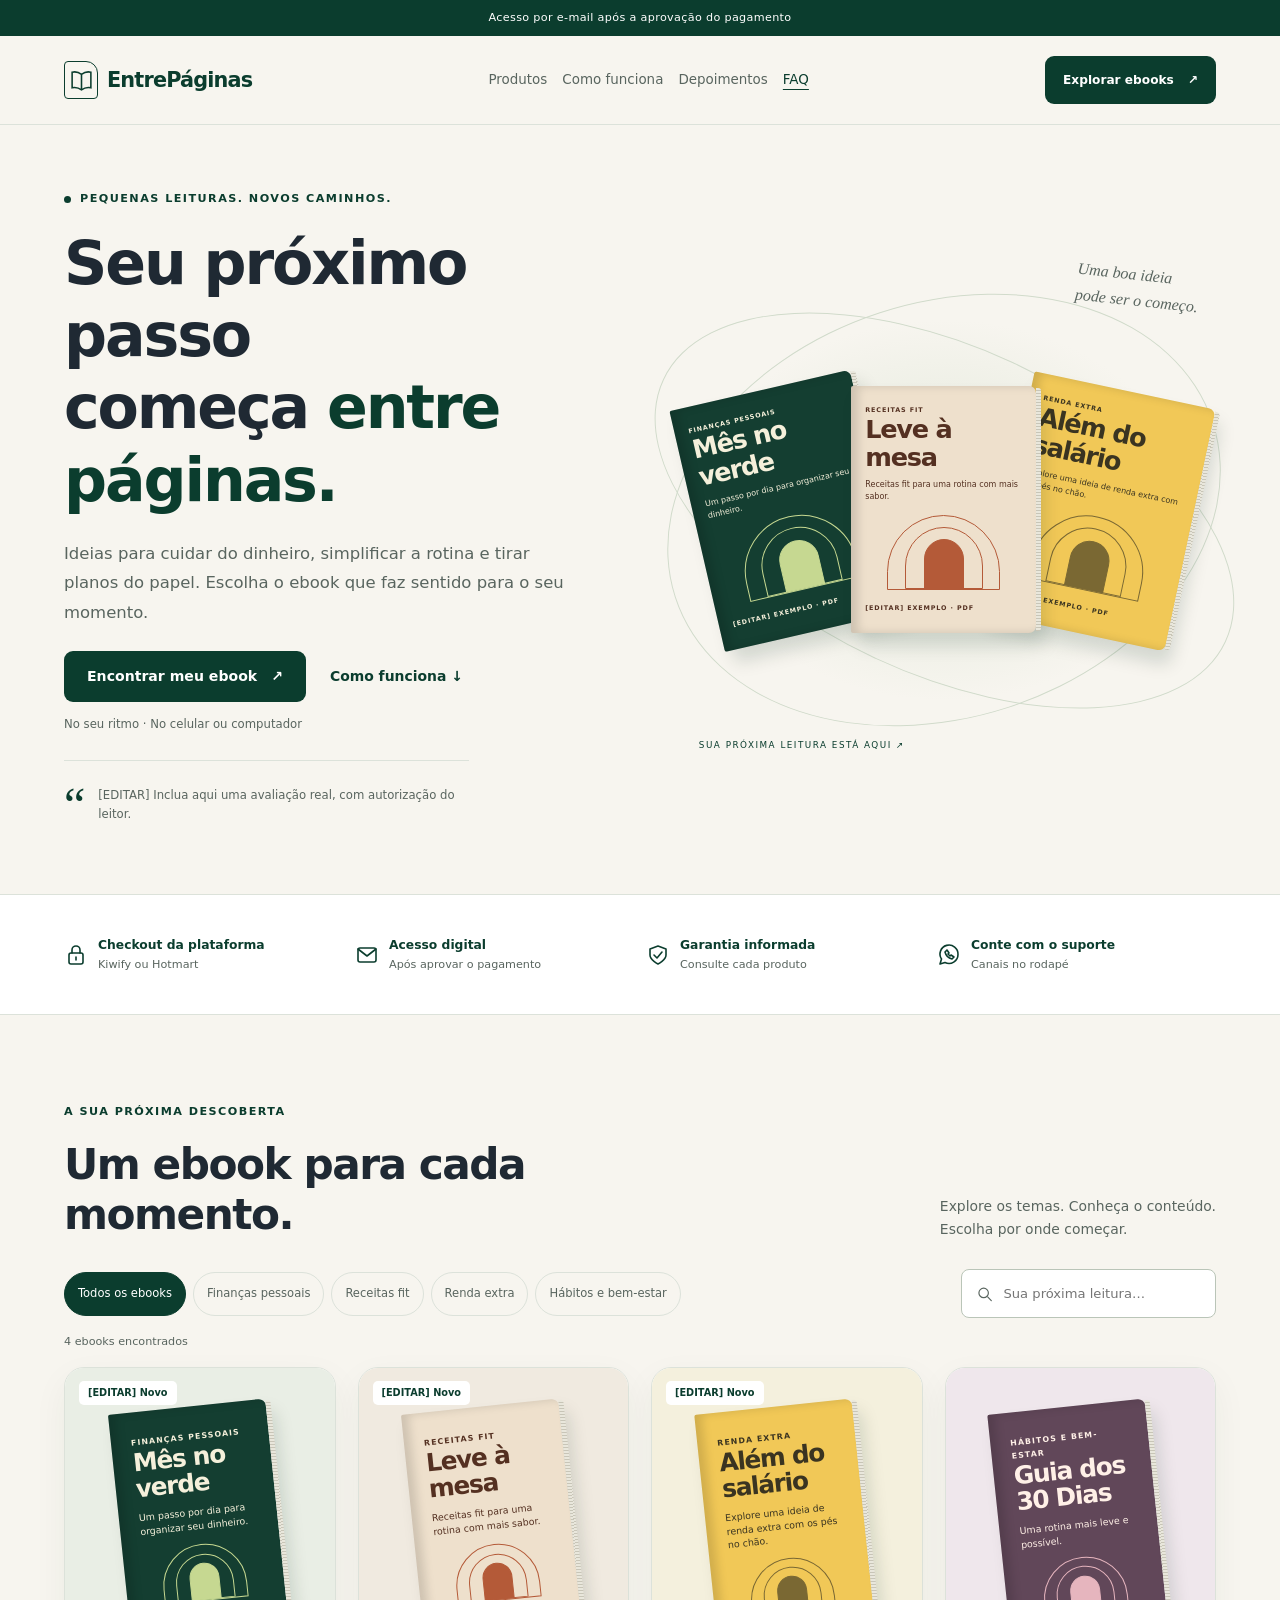
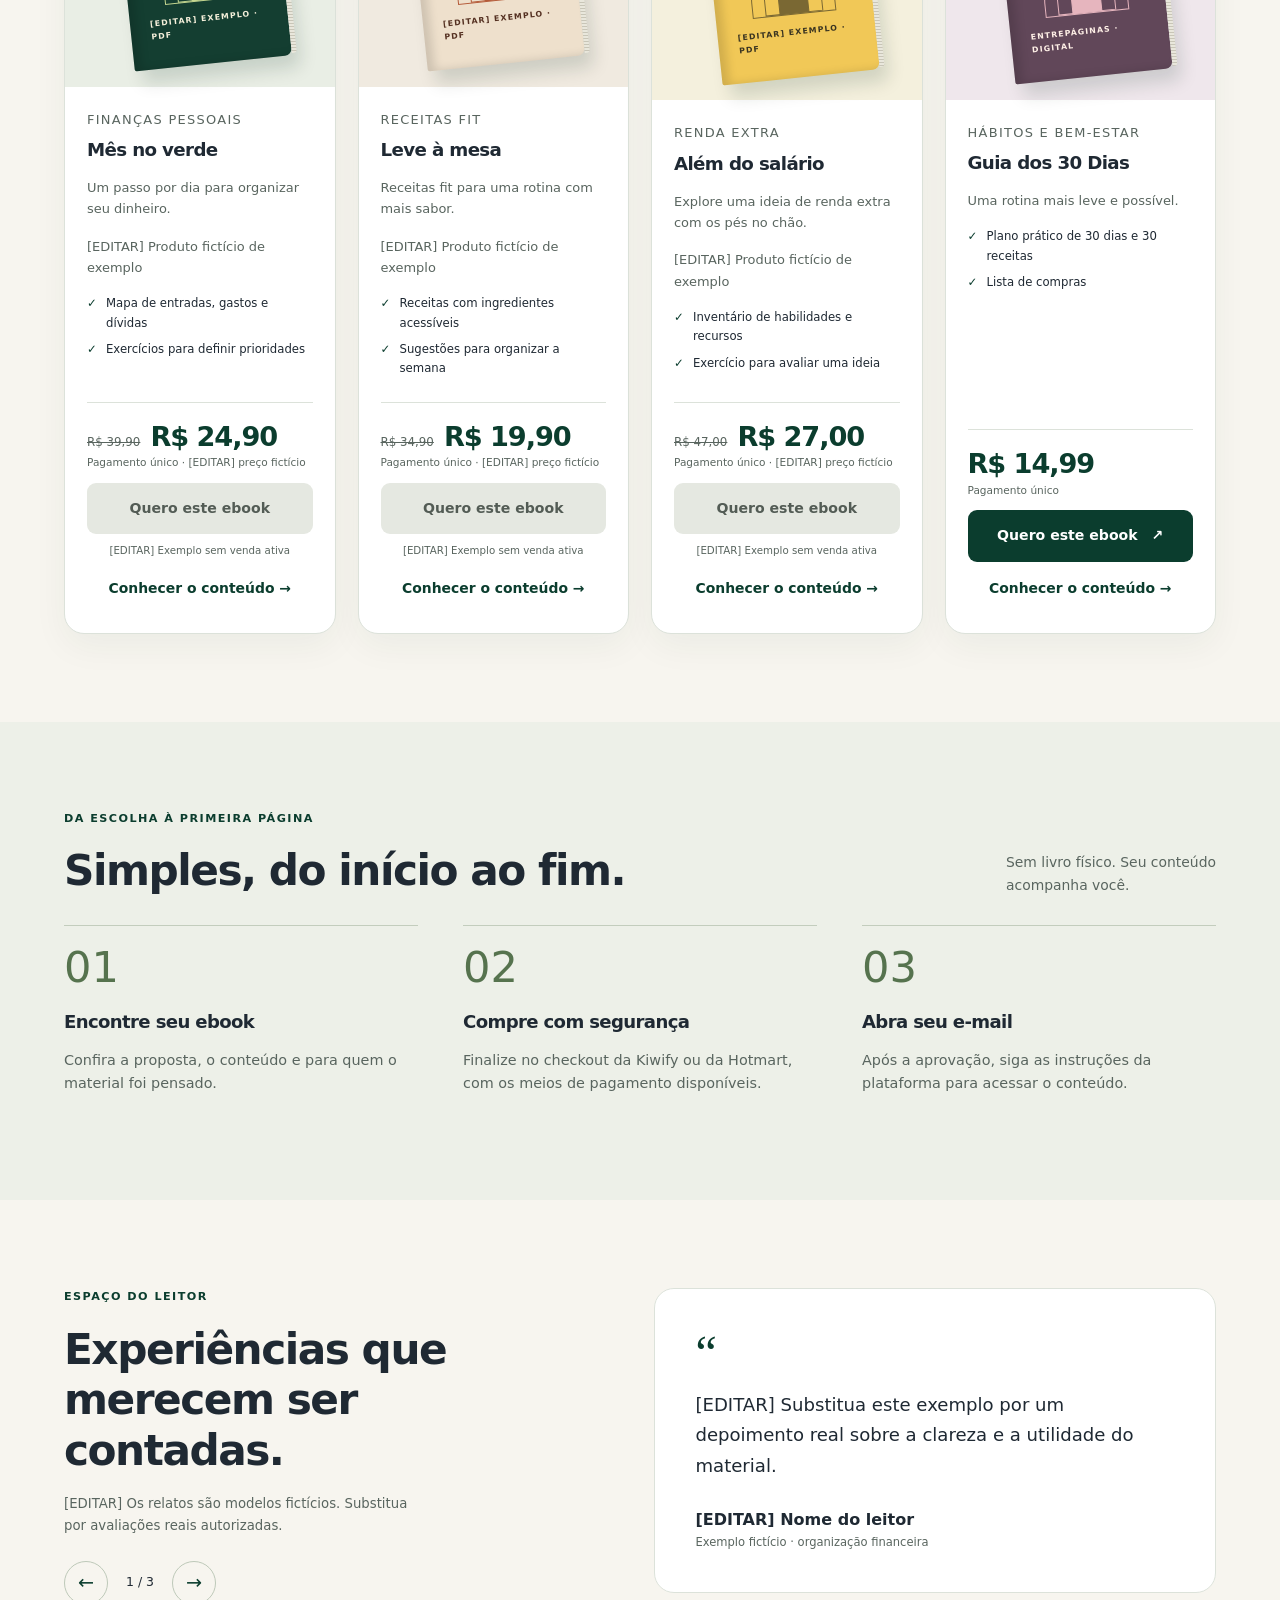
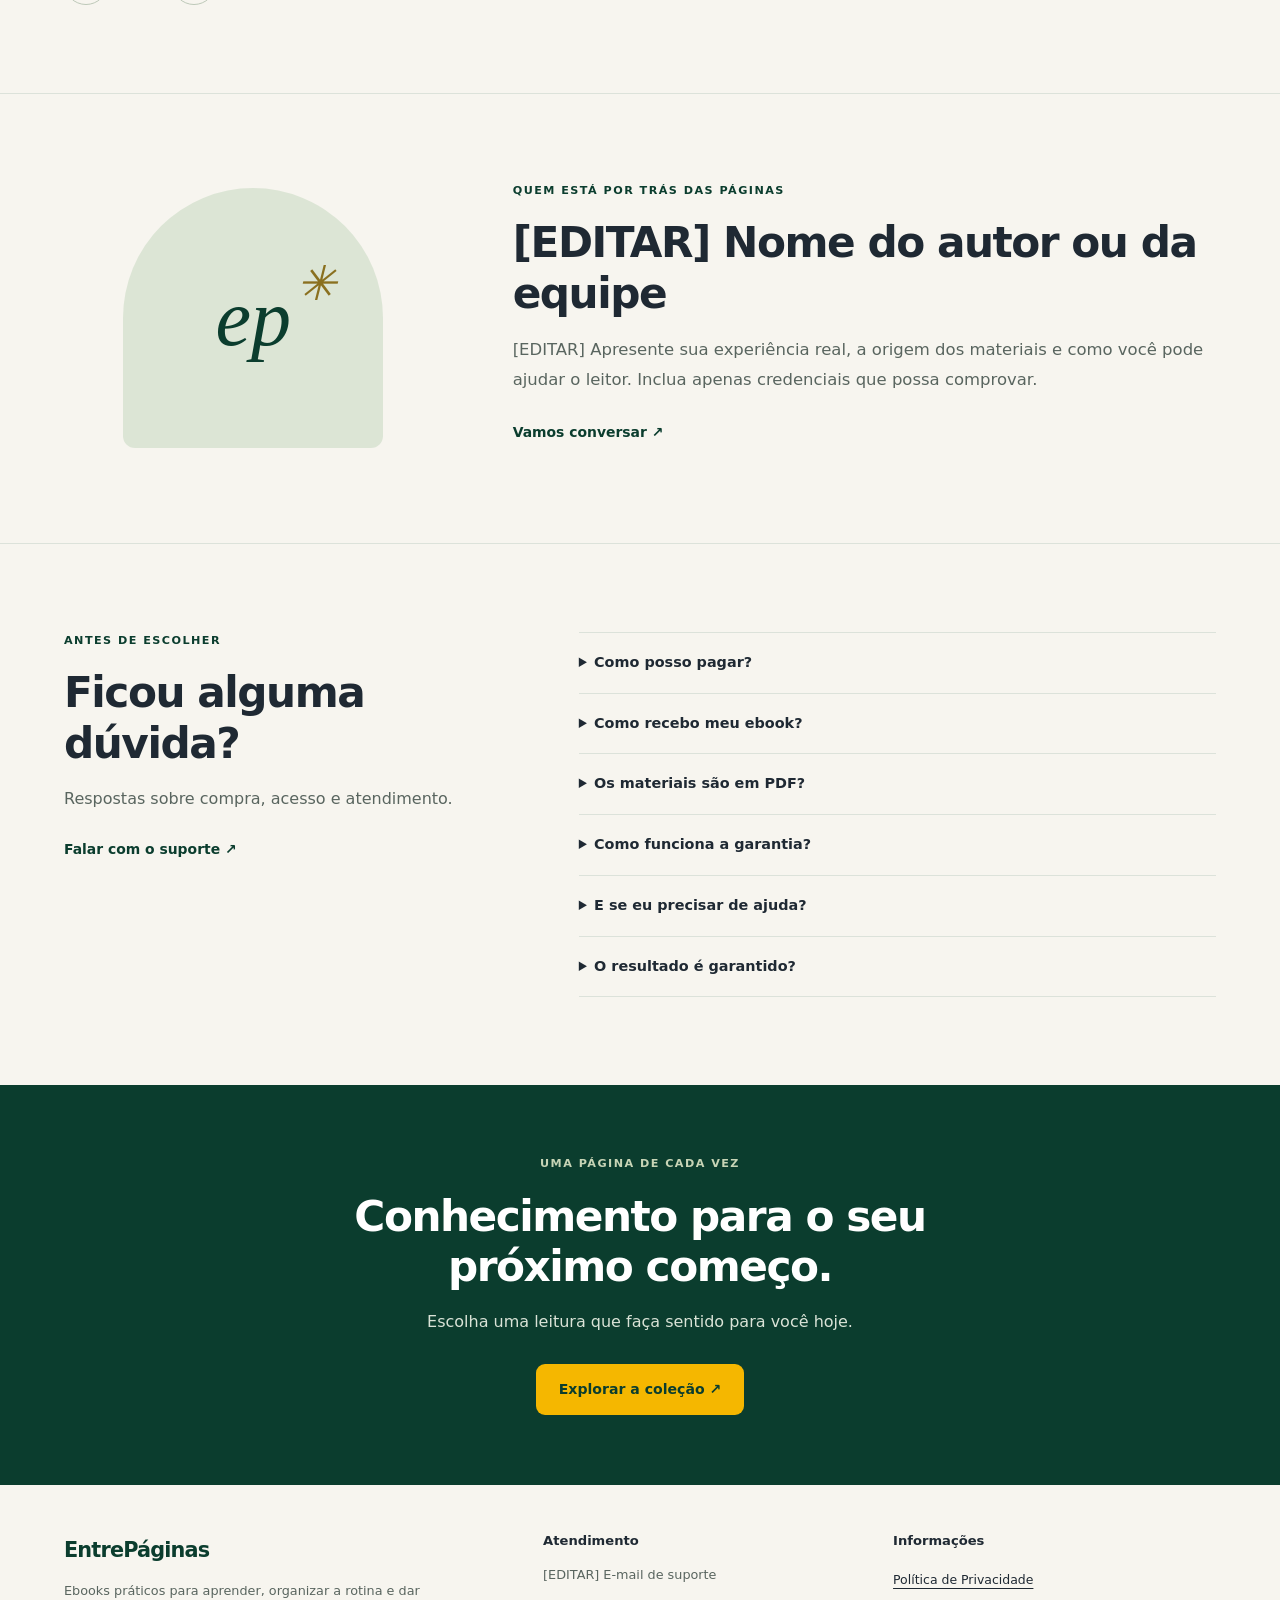
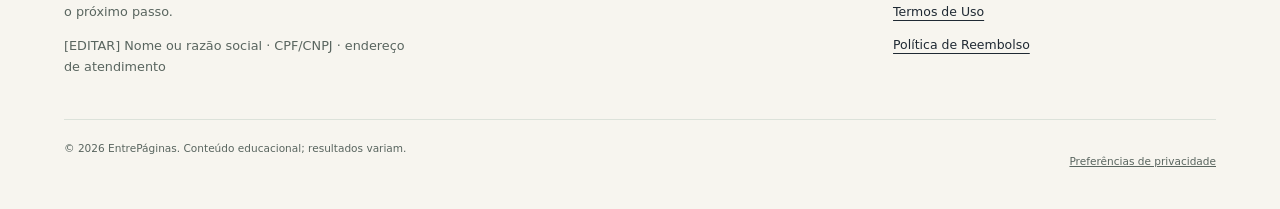
<file: index.html>
<!doctype html>
<html lang="pt-BR">
<head>
  <meta charset="utf-8">
  <meta name="viewport" content="width=device-width, initial-scale=1">
  <meta name="theme-color" content="#0B3D2E">
  <title>EntrePáginas | Ebooks para o seu próximo passo</title>
  <meta name="description" content="Explore ebooks sobre finanças, receitas e novas ideias. Conheça o conteúdo e compre pelo checkout da plataforma.">
  <!-- [EDITAR] Atualize também os metadados estáticos ao mudar a marca/domínio. -->
  <!-- [EDITAR] Após publicar, insira aqui o canonical com a URL absoluta da página. -->
  <meta property="og:type" content="website">
  <meta property="og:locale" content="pt_BR">
  <meta property="og:title" content="EntrePáginas | Ebooks para o seu próximo passo">
  <meta property="og:description" content="Conhecimento prático para organizar a rotina e começar algo novo.">
  <meta property="og:url" content="">
  <meta property="og:image" content="assets/compartilhamento.svg">
  <meta name="twitter:card" content="summary_large_image">
  <meta name="twitter:title" content="EntrePáginas | Ebooks para o seu próximo passo">
  <meta name="twitter:description" content="Conhecimento prático para organizar a rotina e começar algo novo.">
  <meta name="twitter:image" content="assets/compartilhamento.svg">
  <link rel="icon" href="assets/favicon.svg" type="image/svg+xml">
  <link rel="stylesheet" href="css/style.css">
  <!-- Pixels: configure os IDs em produtos.js; carregamento após consentimento. -->
  <script src="js/produtos.js" defer></script>
  <script src="js/script.js" defer></script>
</head>
<body data-pagina="inicio">
  <a class="skip-link" href="#conteudo-principal">Ir para o conteúdo</a>
  <div class="announcement" data-aviso>Acesso por e-mail após a aprovação do pagamento</div>
  <header class="site-header"><div class="container nav">
    <a class="brand" href="index.html" aria-label="EntrePáginas — início"><span class="brand-mark" aria-hidden="true"><svg viewBox="0 0 24 24" width="25" height="25" fill="none" stroke="currentColor" stroke-width="1.5"><path d="M3 4q5-1 9 2 4-3 9-2v15q-5-1-9 2-4-3-9-2zM12 6v15"/></svg></span><span data-marca>EntrePáginas</span></a>
    <button class="menu-toggle" type="button" aria-expanded="false" aria-controls="menu-principal">Menu <span aria-hidden="true">☰</span></button>
    <nav id="menu-principal" class="nav-links" aria-label="Navegação principal"><a href="#produtos">Produtos</a><a href="#como-funciona">Como funciona</a><a href="#depoimentos">Depoimentos</a><a href="#faq">FAQ</a></nav>
    <a class="button nav-cta" href="#produtos">Explorar ebooks <span aria-hidden="true">↗</span></a>
  </div></header>
  <main id="conteudo-principal" tabindex="-1">
    <section class="hero" id="topo"><div class="container hero-grid">
      <div class="hero-copy"><p class="eyebrow"><span class="dot" aria-hidden="true"></span> Pequenas leituras. Novos caminhos.</p>
        <h1>Seu próximo passo<br>começa <span>entre páginas.</span></h1>
        <p class="lead">Ideias para cuidar do dinheiro, simplificar a rotina e tirar planos do papel. Escolha o ebook que faz sentido para o seu momento.</p>
        <div class="hero-actions"><a class="button" href="#produtos">Encontrar meu ebook <span aria-hidden="true">↗</span></a><a class="text-link" href="#como-funciona">Como funciona ↓</a></div>
        <p class="hero-note">No seu ritmo · No celular ou computador</p>
        <div class="social-summary"><span class="quote-mark" aria-hidden="true">“</span><p data-prova-social>[EDITAR] Inclua uma avaliação real, com autorização.</p></div>
      </div>
      <div class="hero-art" aria-label="Prévia dos ebooks da coleção"><div class="orbit orbit-one" aria-hidden="true"></div><div class="orbit orbit-two" aria-hidden="true"></div><span class="art-note">Uma boa ideia<br>pode ser o começo.</span><div class="book-stack" id="hero-livros"></div><span class="art-caption">SUA PRÓXIMA LEITURA ESTÁ AQUI ↗</span></div>
    </div></section>
    <div class="trust-strip"><ul class="container trust-list">
      <li><span data-icon="lock"></span><div><strong>Checkout da plataforma</strong><small>Kiwify ou Hotmart</small></div></li>
      <li><span data-icon="mail"></span><div><strong>Acesso digital</strong><small>Após aprovar o pagamento</small></div></li>
      <li><span data-icon="shield"></span><div><strong>Garantia informada</strong><small>Consulte cada produto</small></div></li>
      <li><span data-icon="chat"></span><div><strong>Conte com o suporte</strong><small>Canais no rodapé</small></div></li>
    </ul></div>
    <section class="section" id="produtos" aria-labelledby="titulo-vitrine"><span id="conteudo" class="anchor-alias" aria-hidden="true"></span><div class="container">
      <div class="section-heading"><div><p class="eyebrow">A sua próxima descoberta</p><h2 id="titulo-vitrine">Um ebook para cada momento.</h2></div><p>Explore os temas. Conheça o conteúdo.<br>Escolha por onde começar.</p></div>
      <div class="catalog-tools"><div id="filtros" class="filters" role="group" aria-label="Filtrar por categoria"></div><div class="search-field"><label class="sr-only" for="busca">Buscar ebook pelo nome</label><span data-icon="search"></span><input id="busca" type="search" placeholder="Sua próxima leitura…" autocomplete="off"></div></div>
      <p class="catalog-count" id="resultado-busca" role="status" aria-live="polite" aria-atomic="true"></p>
      <div class="product-grid" id="grade-produtos"></div>
      <div class="empty-state" id="sem-resultados" hidden><h3>Nenhum ebook encontrado.</h3><p>Tente outro nome ou explore todas as categorias.</p><button class="button button-outline" id="limpar-busca" type="button">Limpar filtros</button></div>
      <noscript><p class="notice">Ative o JavaScript para explorar o catálogo. O produto original continua disponível: <a href="https://pay.hotmart.com/E107895298A" target="_blank" rel="noopener noreferrer">Guia dos 30 Dias na Hotmart (nova aba)</a>.</p></noscript>
    </div></section>
    <section class="section how-section" id="como-funciona"><span id="metodo" class="anchor-alias" aria-hidden="true"></span><div class="container">
      <div class="section-heading"><div><p class="eyebrow">Da escolha à primeira página</p><h2>Simples, do início ao fim.</h2></div><p>Sem livro físico. Seu conteúdo<br>acompanha você.</p></div>
      <ol class="steps"><li><span class="step-number">01</span><h3>Encontre seu ebook</h3><p>Confira a proposta, o conteúdo e para quem o material foi pensado.</p></li><li><span class="step-number">02</span><h3>Compre com segurança</h3><p>Finalize no checkout da Kiwify ou da Hotmart, com os meios de pagamento disponíveis.</p></li><li><span class="step-number">03</span><h3>Abra seu e-mail</h3><p>Após a aprovação, siga as instruções da plataforma para acessar o conteúdo.</p></li></ol>
    </div></section>
    <section class="section" id="depoimentos" aria-labelledby="titulo-depoimentos"><div class="container testimonial-layout">
      <div><p class="eyebrow">Espaço do leitor</p><h2 id="titulo-depoimentos">Experiências que<br>merecem ser contadas.</h2><p class="muted">[EDITAR] Os relatos são modelos fictícios. Substitua por avaliações reais autorizadas.</p><div class="carousel-controls"><button type="button" id="depoimento-anterior" class="icon-button" aria-label="Depoimento anterior">←</button><span id="depoimento-posicao" aria-live="polite"></span><button type="button" id="depoimento-proximo" class="icon-button" aria-label="Próximo depoimento">→</button></div></div>
      <div id="depoimento" class="testimonial" role="region" aria-label="Depoimentos" aria-roledescription="carrossel"></div>
    </div></section>
    <section class="section author-section"><div class="container author-layout"><div class="author-portrait" id="autor-imagem"><span aria-hidden="true">ep<span class="portrait-star">✳</span></span></div><div><p class="eyebrow">Quem está por trás das páginas</p><h2 data-autor-nome>[EDITAR] Nome do autor</h2><p class="lead" data-autor-resumo></p><a class="text-link" href="#contato">Vamos conversar ↗</a></div></div></section>
    <section class="section" id="faq"><div class="container faq-layout"><div><p class="eyebrow">Antes de escolher</p><h2>Ficou alguma dúvida?</h2><p class="muted">Respostas sobre compra, acesso e atendimento.</p><a class="text-link" href="#contato">Falar com o suporte ↗</a></div><div class="faq" id="faq-geral"></div></div></section>
    <section class="final-cta"><div class="container"><p class="eyebrow">Uma página de cada vez</p><h2>Conhecimento para o seu<br>próximo começo.</h2><p>Escolha uma leitura que faça sentido para você hoje.</p><a class="button button-gold" href="#produtos">Explorar a coleção ↗</a></div></section>
  </main>
  <footer class="site-footer" id="contato"><div class="container" data-rodape><a href="privacidade.html">Privacidade</a> · <a href="termos.html">Termos de uso</a> · <a href="reembolso.html">Reembolso</a></div></footer>
</body>
</html>
</file>
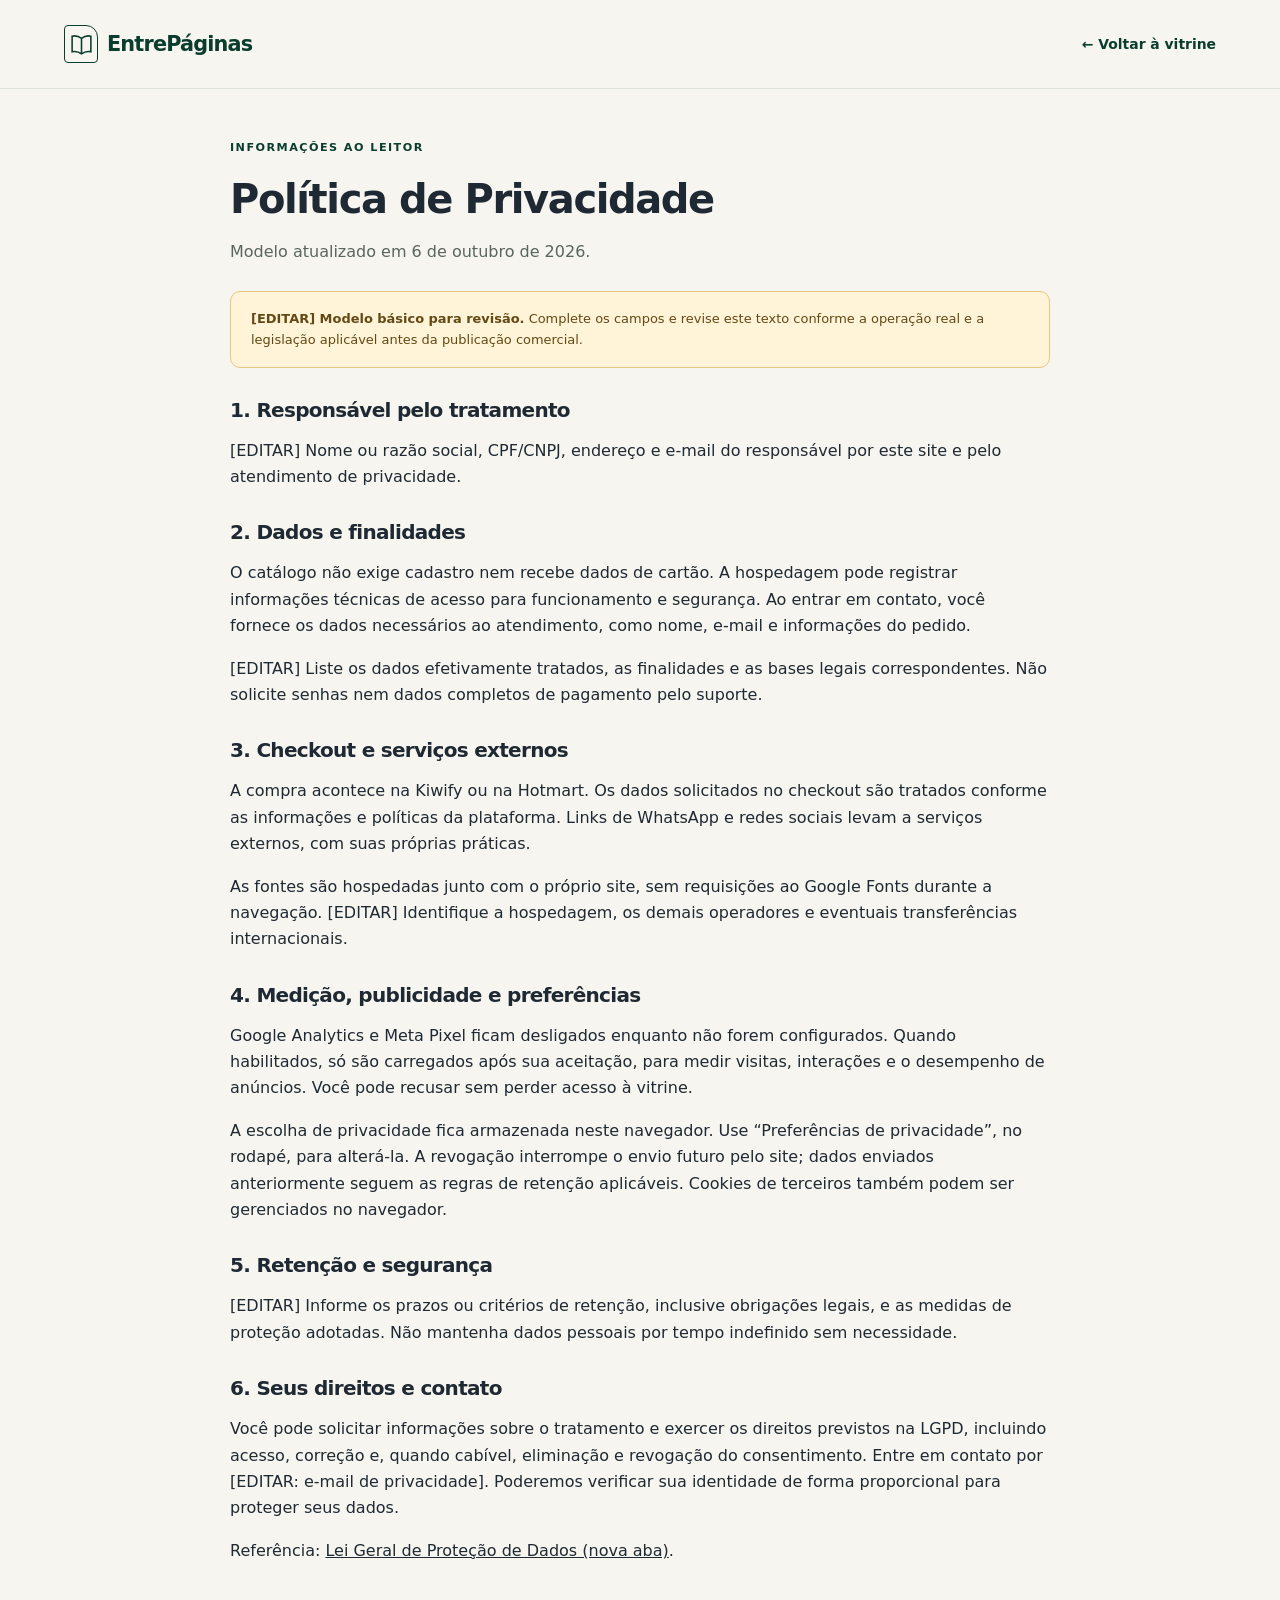
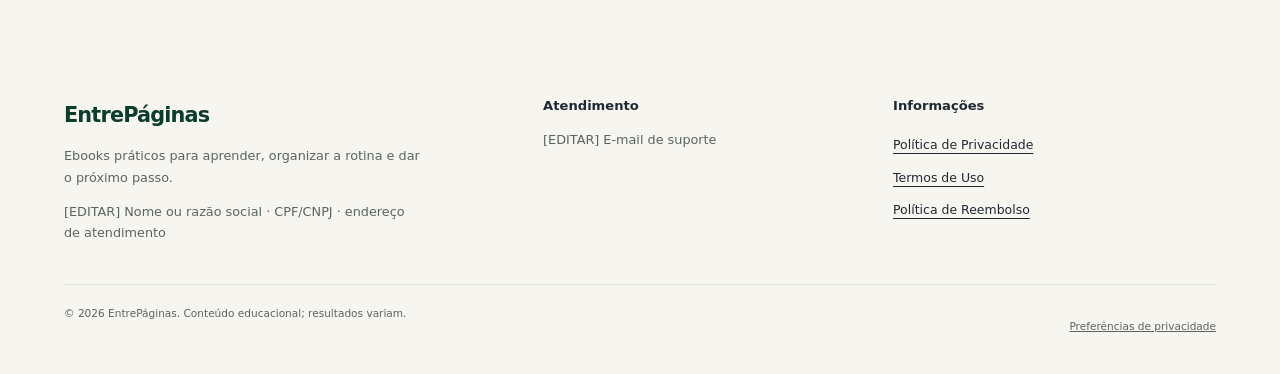
<file: privacidade.html>
<!doctype html>
<html lang="pt-BR">
<head>
  <meta charset="utf-8"><meta name="viewport" content="width=device-width, initial-scale=1">
  <meta name="theme-color" content="#0B3D2E"><meta name="robots" content="noindex,follow">
  <title>Política de Privacidade | EntrePáginas</title>
  <meta name="description" content="Informações sobre política de privacidade da EntrePáginas.">
  <link rel="icon" href="assets/favicon.svg" type="image/svg+xml">
  <link rel="stylesheet" href="css/style.css">
  <script src="js/produtos.js" defer></script><script src="js/script.js" defer></script>
</head>
<body data-pagina="legal">
  <a class="skip-link" href="#conteudo-principal">Ir para o conteúdo</a>
  <header class="site-header"><div class="container nav"><a class="brand" href="index.html"><span class="brand-mark" aria-hidden="true"><svg viewBox="0 0 24 24" width="25" height="25" fill="none" stroke="currentColor" stroke-width="1.5"><path d="M3 4q5-1 9 2 4-3 9-2v15q-5-1-9 2-4-3-9-2zM12 6v15"/></svg></span><span data-marca>EntrePáginas</span></a><a class="text-link" href="index.html">← Voltar à vitrine</a></div></header>
  <main class="container legal" id="conteudo-principal" tabindex="-1">
    <p class="eyebrow">Informações ao leitor</p><h1>Política de Privacidade</h1>
    <p class="muted">Modelo atualizado em 6 de outubro de 2026.</p>
    <p class="notice"><strong>[EDITAR] Modelo básico para revisão.</strong> Complete os campos e revise este texto conforme a operação real e a legislação aplicável antes da publicação comercial.</p>
    <h2>1. Responsável pelo tratamento</h2>
    <p>[EDITAR] Nome ou razão social, CPF/CNPJ, endereço e e-mail do responsável por este site e pelo atendimento de privacidade.</p>
    <h2>2. Dados e finalidades</h2>
    <p>O catálogo não exige cadastro nem recebe dados de cartão. A hospedagem pode registrar informações técnicas de acesso para funcionamento e segurança. Ao entrar em contato, você fornece os dados necessários ao atendimento, como nome, e-mail e informações do pedido.</p>
    <p>[EDITAR] Liste os dados efetivamente tratados, as finalidades e as bases legais correspondentes. Não solicite senhas nem dados completos de pagamento pelo suporte.</p>
    <h2>3. Checkout e serviços externos</h2>
    <p>A compra acontece na Kiwify ou na Hotmart. Os dados solicitados no checkout são tratados conforme as informações e políticas da plataforma. Links de WhatsApp e redes sociais levam a serviços externos, com suas próprias práticas.</p>
    <p>As fontes são hospedadas junto com o próprio site, sem requisições ao Google Fonts durante a navegação. [EDITAR] Identifique a hospedagem, os demais operadores e eventuais transferências internacionais.</p>
    <h2>4. Medição, publicidade e preferências</h2>
    <p>Google Analytics e Meta Pixel ficam desligados enquanto não forem configurados. Quando habilitados, só são carregados após sua aceitação, para medir visitas, interações e o desempenho de anúncios. Você pode recusar sem perder acesso à vitrine.</p>
    <p>A escolha de privacidade fica armazenada neste navegador. Use “Preferências de privacidade”, no rodapé, para alterá-la. A revogação interrompe o envio futuro pelo site; dados enviados anteriormente seguem as regras de retenção aplicáveis. Cookies de terceiros também podem ser gerenciados no navegador.</p>
    <h2>5. Retenção e segurança</h2>
    <p>[EDITAR] Informe os prazos ou critérios de retenção, inclusive obrigações legais, e as medidas de proteção adotadas. Não mantenha dados pessoais por tempo indefinido sem necessidade.</p>
    <h2>6. Seus direitos e contato</h2>
    <p>Você pode solicitar informações sobre o tratamento e exercer os direitos previstos na LGPD, incluindo acesso, correção e, quando cabível, eliminação e revogação do consentimento. Entre em contato por [EDITAR: e-mail de privacidade]. Poderemos verificar sua identidade de forma proporcional para proteger seus dados.</p>
    <p>Referência: <a href="https://www.planalto.gov.br/ccivil_03/_ato2015-2018/2018/lei/l13709.htm" target="_blank" rel="noopener noreferrer">Lei Geral de Proteção de Dados (nova aba)</a>.</p>
  </main>
  <footer class="site-footer" id="contato"><div class="container" data-rodape><a href="privacidade.html">Privacidade</a> · <a href="termos.html">Termos de Uso</a> · <a href="reembolso.html">Reembolso</a></div></footer>
</body>
</html>
</file>
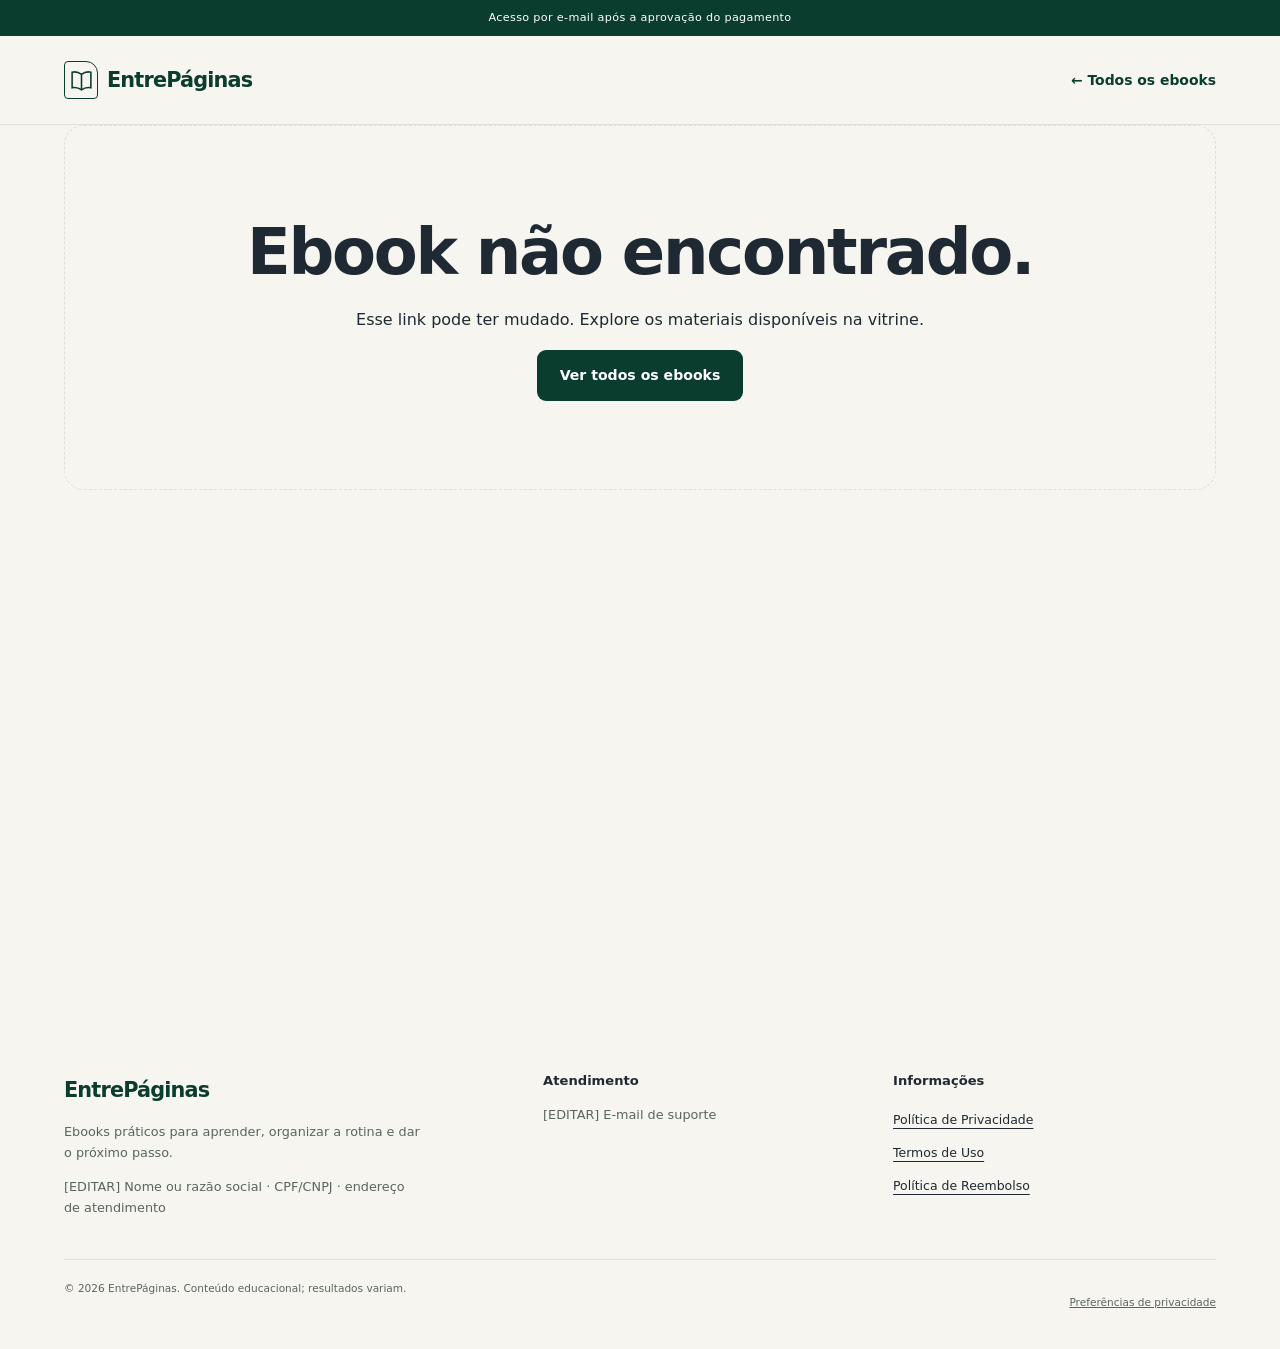
<file: produto.html>
<!doctype html>
<html lang="pt-BR">
<head>
  <meta charset="utf-8">
  <meta name="viewport" content="width=device-width, initial-scale=1">
  <meta name="theme-color" content="#0B3D2E">
  <title>Conheça seu próximo ebook | EntrePáginas</title>
  <meta name="description" content="Conheça a proposta, os conteúdos e as condições de compra dos ebooks da EntrePáginas.">
  <!-- Fallback social estático. Os metadados individuais dependem de JavaScript. -->
  <meta property="og:type" content="website"><meta property="og:locale" content="pt_BR">
  <meta property="og:title" content="Conheça seu próximo ebook | EntrePáginas">
  <meta property="og:description" content="Conteúdos práticos para ler no seu ritmo. Explore a coleção.">
  <meta property="og:url" content=""><meta property="og:image" content="assets/compartilhamento.svg">
  <meta name="twitter:card" content="summary_large_image">
  <meta name="twitter:title" content="Conheça seu próximo ebook | EntrePáginas">
  <meta name="twitter:description" content="Conteúdos práticos para ler no seu ritmo. Explore a coleção.">
  <meta name="twitter:image" content="assets/compartilhamento.svg">
  <link rel="icon" href="assets/favicon.svg" type="image/svg+xml">
  <link rel="stylesheet" href="css/style.css">
  <script src="js/produtos.js" defer></script><script src="js/script.js" defer></script>
</head>
<body data-pagina="produto">
  <a class="skip-link" href="#conteudo-principal">Ir para o conteúdo</a>
  <div class="announcement" data-aviso>Acesso por e-mail após a aprovação do pagamento</div>
  <header class="site-header"><div class="container nav"><a class="brand" href="index.html"><span class="brand-mark" aria-hidden="true"><svg viewBox="0 0 24 24" width="25" height="25" fill="none" stroke="currentColor" stroke-width="1.5"><path d="M3 4q5-1 9 2 4-3 9-2v15q-5-1-9 2-4-3-9-2zM12 6v15"/></svg></span><span data-marca>EntrePáginas</span></a><a class="text-link" href="index.html#produtos">← Todos os ebooks</a></div></header>
  <main id="conteudo-principal" tabindex="-1"><div id="detalhe-produto" class="detail-root"><p class="container section" role="status">Carregando o ebook…</p></div><noscript><p class="container notice">Ative o JavaScript para ver este produto. <a href="index.html">Voltar à vitrine</a>.</p></noscript></main>
  <footer class="site-footer" id="contato"><div class="container" data-rodape><a href="privacidade.html">Privacidade</a> · <a href="termos.html">Termos de uso</a> · <a href="reembolso.html">Reembolso</a></div></footer>
  <div id="compra-mobile" class="mobile-buy" hidden></div>
</body>
</html>
</file>
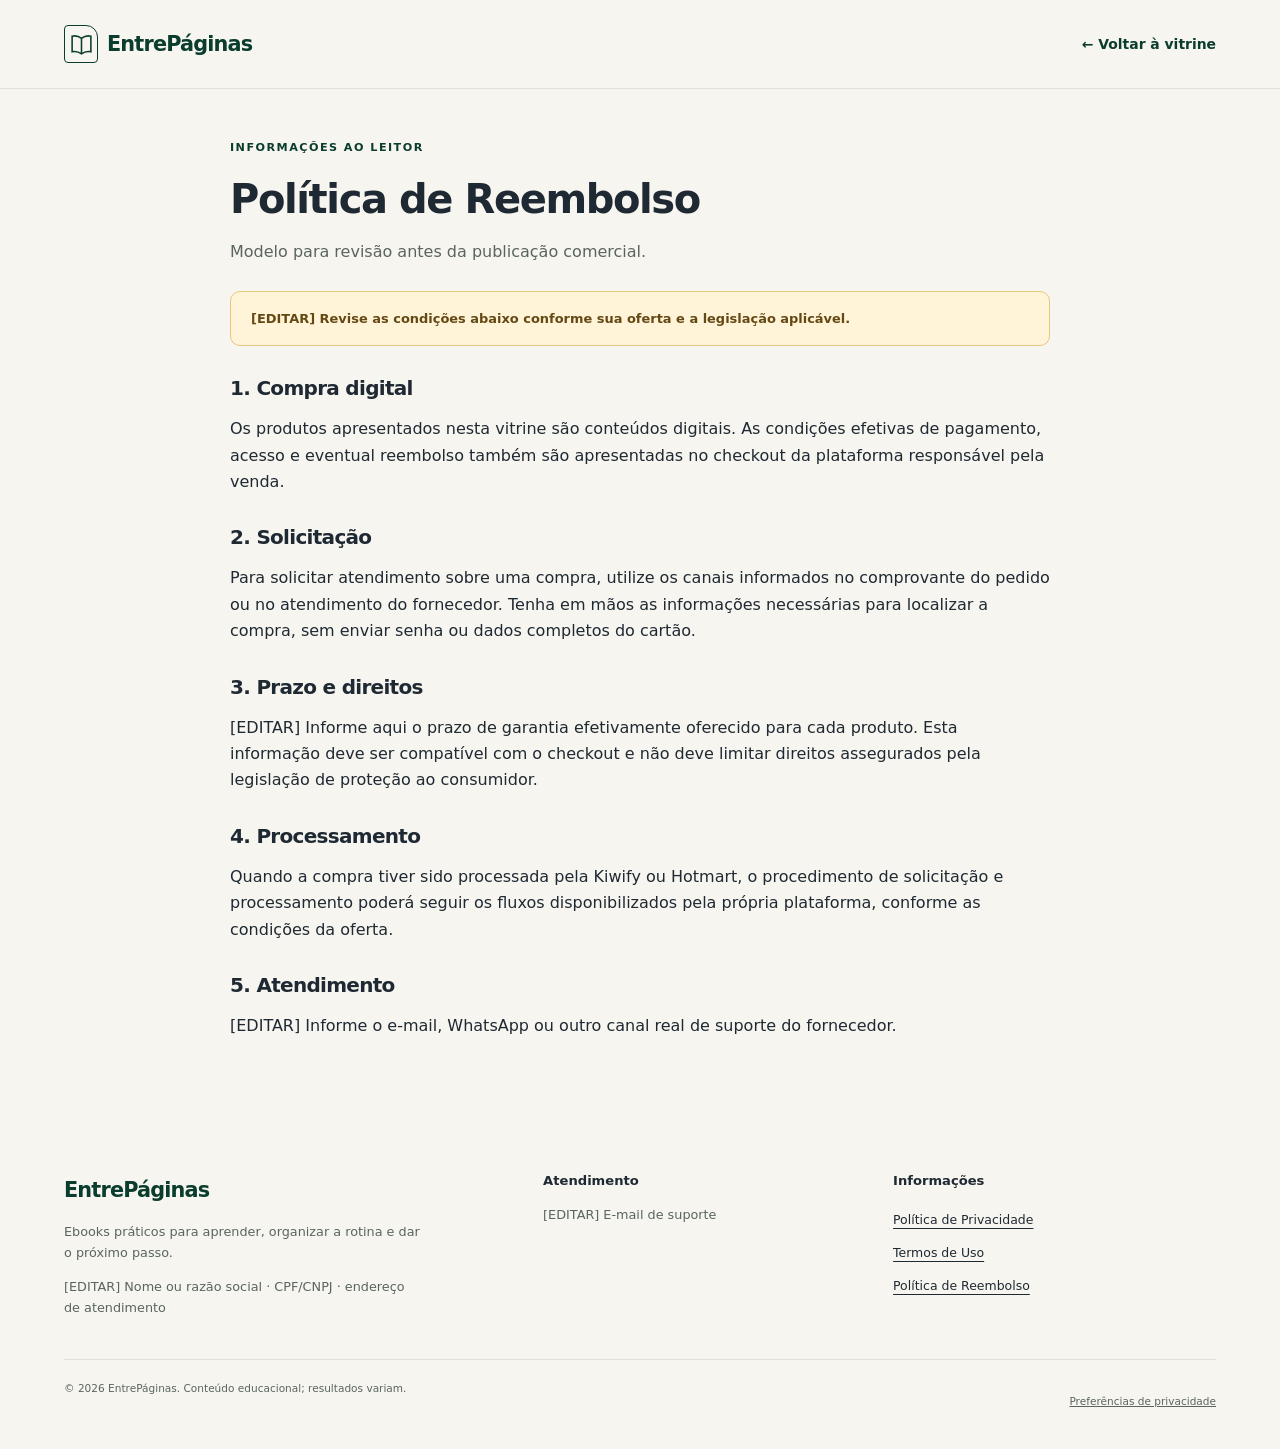
<file: reembolso.html>
<!doctype html>
<html lang="pt-BR">
<head>
<meta charset="utf-8"><meta name="viewport" content="width=device-width, initial-scale=1">
<meta name="theme-color" content="#0B3D2E"><meta name="robots" content="noindex,follow">
<title>Política de Reembolso | EntrePáginas</title>
<meta name="description" content="Informações sobre reembolso dos produtos digitais da EntrePáginas.">
<link rel="icon" href="assets/favicon.svg" type="image/svg+xml">
<link rel="stylesheet" href="css/style.css">
<script src="js/produtos.js" defer></script><script src="js/script.js" defer></script>
</head>
<body data-pagina="legal">
<a class="skip-link" href="#conteudo-principal">Ir para o conteúdo</a>
<header class="site-header"><div class="container nav">
<a class="brand" href="index.html"><span class="brand-mark" aria-hidden="true"><svg viewBox="0 0 24 24" width="25" height="25" fill="none" stroke="currentColor" stroke-width="1.5"><path d="M3 4q5-1 9 2 4-3 9-2v15q-5-1-9 2-4-3-9-2zM12 6v15"/></svg></span><span data-marca>EntrePáginas</span></a>
<a class="text-link" href="index.html">← Voltar à vitrine</a>
</div></header>
<main class="container legal" id="conteudo-principal" tabindex="-1">
<p class="eyebrow">Informações ao leitor</p><h1>Política de Reembolso</h1>
<p class="muted">Modelo para revisão antes da publicação comercial.</p>
<p class="notice"><strong>[EDITAR] Revise as condições abaixo conforme sua oferta e a legislação aplicável.</strong></p>
<h2>1. Compra digital</h2>
<p>Os produtos apresentados nesta vitrine são conteúdos digitais. As condições efetivas de pagamento, acesso e eventual reembolso também são apresentadas no checkout da plataforma responsável pela venda.</p>
<h2>2. Solicitação</h2>
<p>Para solicitar atendimento sobre uma compra, utilize os canais informados no comprovante do pedido ou no atendimento do fornecedor. Tenha em mãos as informações necessárias para localizar a compra, sem enviar senha ou dados completos do cartão.</p>
<h2>3. Prazo e direitos</h2>
<p>[EDITAR] Informe aqui o prazo de garantia efetivamente oferecido para cada produto. Esta informação deve ser compatível com o checkout e não deve limitar direitos assegurados pela legislação de proteção ao consumidor.</p>
<h2>4. Processamento</h2>
<p>Quando a compra tiver sido processada pela Kiwify ou Hotmart, o procedimento de solicitação e processamento poderá seguir os fluxos disponibilizados pela própria plataforma, conforme as condições da oferta.</p>
<h2>5. Atendimento</h2>
<p>[EDITAR] Informe o e-mail, WhatsApp ou outro canal real de suporte do fornecedor.</p>
</main>
<footer class="site-footer" id="contato"><div class="container" data-rodape><a href="privacidade.html">Privacidade</a> · <a href="termos.html">Termos de Uso</a> · <a href="reembolso.html">Reembolso</a></div></footer>
</body></html>
</file>
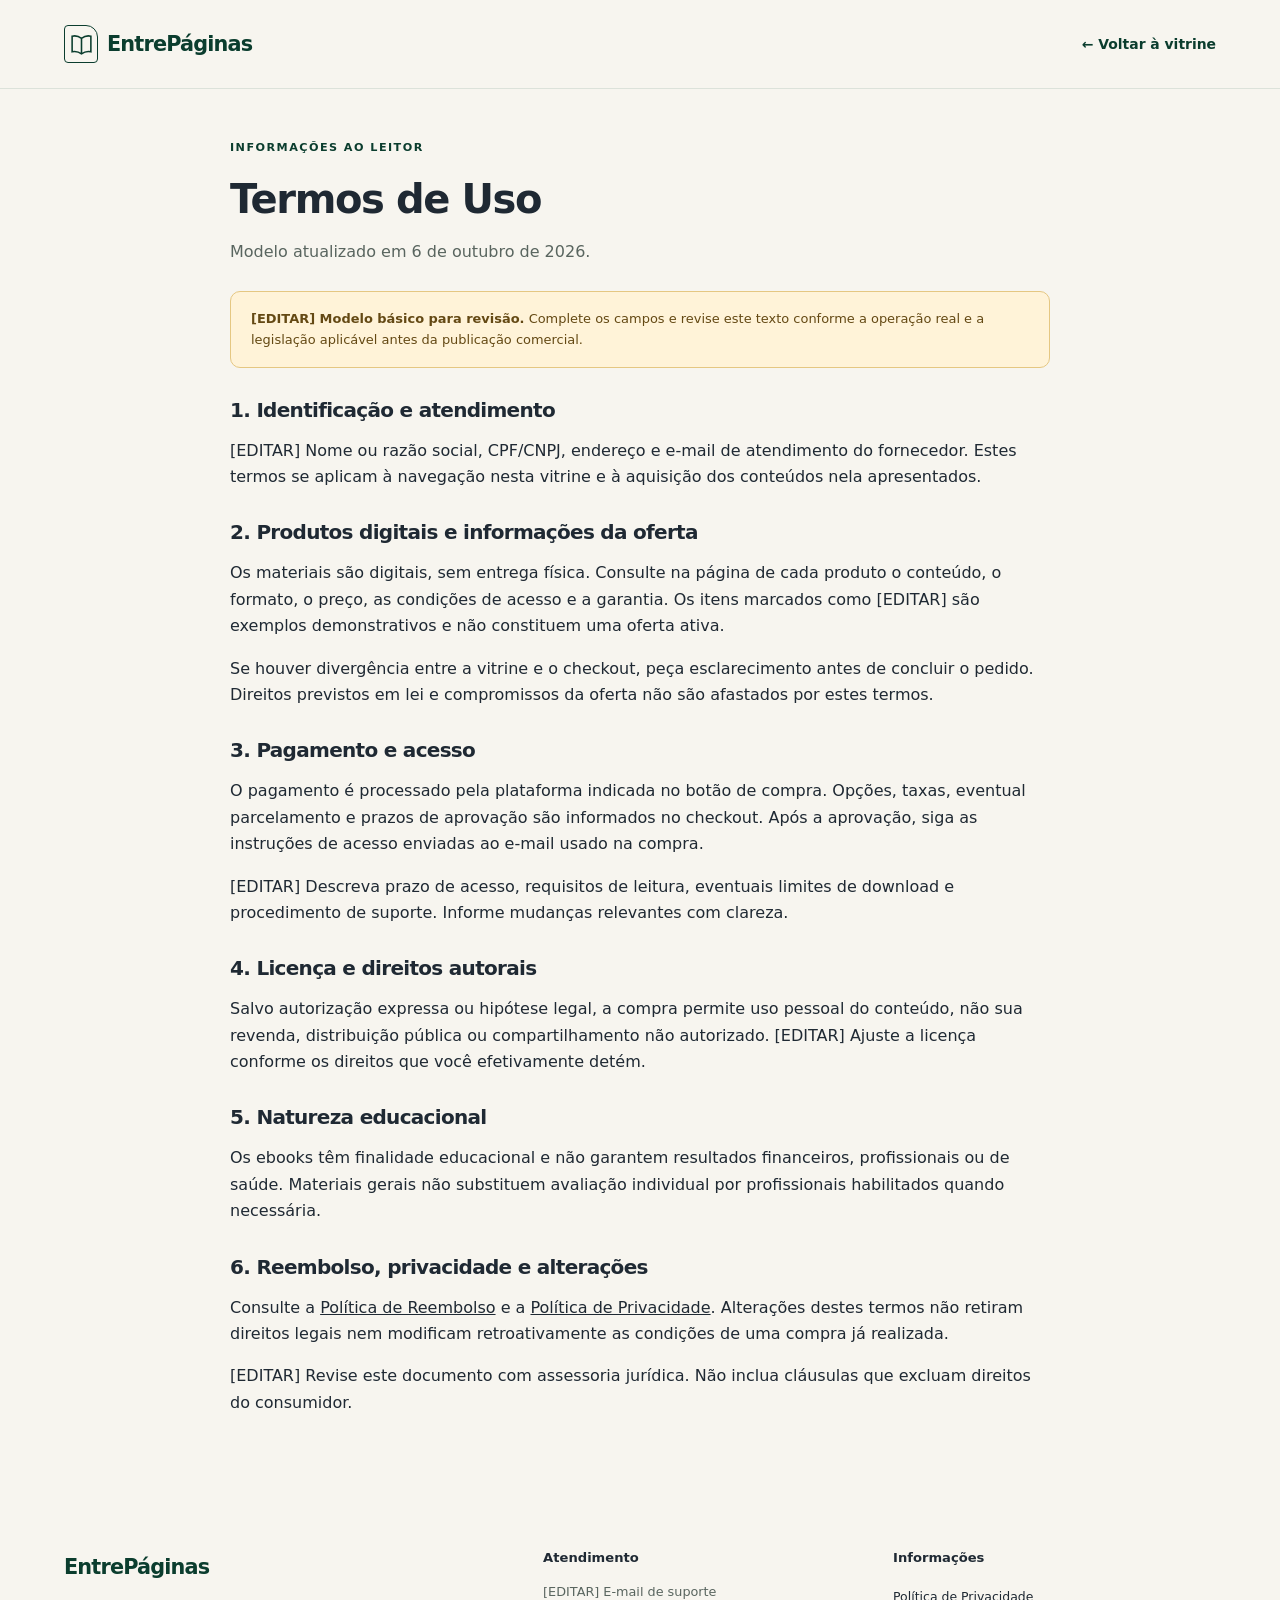
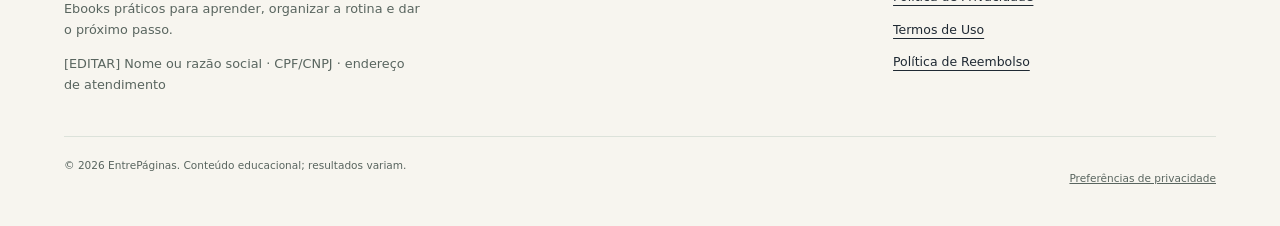
<file: termos.html>
<!doctype html>
<html lang="pt-BR">
<head>
  <meta charset="utf-8"><meta name="viewport" content="width=device-width, initial-scale=1">
  <meta name="theme-color" content="#0B3D2E"><meta name="robots" content="noindex,follow">
  <title>Termos de Uso | EntrePáginas</title>
  <meta name="description" content="Informações sobre termos de uso da EntrePáginas.">
  <link rel="icon" href="assets/favicon.svg" type="image/svg+xml">
  <link rel="stylesheet" href="css/style.css">
  <script src="js/produtos.js" defer></script><script src="js/script.js" defer></script>
</head>
<body data-pagina="legal">
  <a class="skip-link" href="#conteudo-principal">Ir para o conteúdo</a>
  <header class="site-header"><div class="container nav"><a class="brand" href="index.html"><span class="brand-mark" aria-hidden="true"><svg viewBox="0 0 24 24" width="25" height="25" fill="none" stroke="currentColor" stroke-width="1.5"><path d="M3 4q5-1 9 2 4-3 9-2v15q-5-1-9 2-4-3-9-2zM12 6v15"/></svg></span><span data-marca>EntrePáginas</span></a><a class="text-link" href="index.html">← Voltar à vitrine</a></div></header>
  <main class="container legal" id="conteudo-principal" tabindex="-1">
    <p class="eyebrow">Informações ao leitor</p><h1>Termos de Uso</h1>
    <p class="muted">Modelo atualizado em 6 de outubro de 2026.</p>
    <p class="notice"><strong>[EDITAR] Modelo básico para revisão.</strong> Complete os campos e revise este texto conforme a operação real e a legislação aplicável antes da publicação comercial.</p>
    <h2>1. Identificação e atendimento</h2>
    <p>[EDITAR] Nome ou razão social, CPF/CNPJ, endereço e e-mail de atendimento do fornecedor. Estes termos se aplicam à navegação nesta vitrine e à aquisição dos conteúdos nela apresentados.</p>
    <h2>2. Produtos digitais e informações da oferta</h2>
    <p>Os materiais são digitais, sem entrega física. Consulte na página de cada produto o conteúdo, o formato, o preço, as condições de acesso e a garantia. Os itens marcados como [EDITAR] são exemplos demonstrativos e não constituem uma oferta ativa.</p>
    <p>Se houver divergência entre a vitrine e o checkout, peça esclarecimento antes de concluir o pedido. Direitos previstos em lei e compromissos da oferta não são afastados por estes termos.</p>
    <h2>3. Pagamento e acesso</h2>
    <p>O pagamento é processado pela plataforma indicada no botão de compra. Opções, taxas, eventual parcelamento e prazos de aprovação são informados no checkout. Após a aprovação, siga as instruções de acesso enviadas ao e-mail usado na compra.</p>
    <p>[EDITAR] Descreva prazo de acesso, requisitos de leitura, eventuais limites de download e procedimento de suporte. Informe mudanças relevantes com clareza.</p>
    <h2>4. Licença e direitos autorais</h2>
    <p>Salvo autorização expressa ou hipótese legal, a compra permite uso pessoal do conteúdo, não sua revenda, distribuição pública ou compartilhamento não autorizado. [EDITAR] Ajuste a licença conforme os direitos que você efetivamente detém.</p>
    <h2>5. Natureza educacional</h2>
    <p>Os ebooks têm finalidade educacional e não garantem resultados financeiros, profissionais ou de saúde. Materiais gerais não substituem avaliação individual por profissionais habilitados quando necessária.</p>
    <h2>6. Reembolso, privacidade e alterações</h2>
    <p>Consulte a <a href="reembolso.html">Política de Reembolso</a> e a <a href="privacidade.html">Política de Privacidade</a>. Alterações destes termos não retiram direitos legais nem modificam retroativamente as condições de uma compra já realizada.</p>
    <p>[EDITAR] Revise este documento com assessoria jurídica. Não inclua cláusulas que excluam direitos do consumidor.</p>
  </main>
  <footer class="site-footer" id="contato"><div class="container" data-rodape><a href="privacidade.html">Privacidade</a> · <a href="termos.html">Termos de Uso</a> · <a href="reembolso.html">Reembolso</a></div></footer>
</body>
</html>
</file>
<file: css/style.css>
/* Tipografia: usa fontes do sistema para manter o site sem dependências externas. */
:root {
  --body: system-ui, -apple-system, BlinkMacSystemFont, "Segoe UI", sans-serif;
  --heading: system-ui, -apple-system, BlinkMacSystemFont, "Segoe UI", sans-serif;
}
/* Paleta e escalas: personalize aqui. Projeto mobile-first, sem bibliotecas. */
:root {
  --green: #0b3d2e; --green-hover: #14533f; --gold: #f5b700;
  --paper: #f7f5ef; --white: #fff; --ink: #1f2933; --muted: #59655f;
  --line: #dce2da; --soft: #eaf0e7; --radius: 20px;
  --shadow: 0 12px 35px #173d2b0d;
  --body: system-ui, -apple-system, BlinkMacSystemFont, "Segoe UI", sans-serif; --heading: system-ui, -apple-system, BlinkMacSystemFont, "Segoe UI", sans-serif;
}
*, *::before, *::after { box-sizing: border-box; }
html { scroll-behavior: smooth; scroll-padding-top: 110px; }
body { margin: 0; color: var(--ink); background: var(--paper); font: 400 16px/1.65 var(--body); }
img, svg { vertical-align: middle; max-width: 100%; }
button, input { font: inherit; }
button, a, input, summary { -webkit-tap-highlight-color: transparent; }
button, summary { cursor: pointer; }
a { color: inherit; text-decoration: none; }
p { margin: 0 0 1rem; }
h1, h2, h3 { font-family: var(--heading); line-height: 1.2; letter-spacing: -.035em; margin: 0 0 1rem; }
h1 { font-size: clamp(2.4rem, 5vw, 4.4rem); font-weight: 700; }
h2 { font-size: clamp(1.9rem, 3.3vw, 2.85rem); font-weight: 600; }
h3 { font-size: 1.13rem; font-weight: 700; }
[hidden] { display: none !important; }
:focus-visible { outline: 3px solid #aa7100; outline-offset: 5px; }
.container { width: min(1240px, 90%); margin-inline: auto; }
.section { padding-block: 64px; position: relative; }
.anchor-alias { position: absolute; top: 0; }
.sr-only { position: absolute; width: 1px; height: 1px; overflow: hidden; clip: rect(0,0,0,0); white-space: nowrap; }
.skip-link { position: fixed; top: -100px; left: 16px; z-index: 200; padding: 12px; background: var(--gold); color: var(--green); }
.skip-link:focus { top: 12px; }
.eyebrow { display: flex; align-items: center; gap: 9px; color: var(--green); font-size: .7rem; font-weight: 700; letter-spacing: .13em; text-transform: uppercase; margin-bottom: 18px; }
.dot { width: 7px; height: 7px; background: var(--green); border-radius: 50%; flex-shrink: 0; }
.lead { font-size: 1.03rem; line-height: 1.8; color: var(--muted); }
.muted, .section-heading > p { color: var(--muted); }
.button { min-height: 48px; display: inline-flex; align-items: center; justify-content: center; gap: 14px; border: 1px solid transparent; border-radius: 9px; padding: 13px 22px; background: var(--green); color: white; font-size: .88rem; font-weight: 600; text-align: center; transition: background .2s, transform .2s; }
.button:hover { background: var(--green-hover); transform: translateY(-2px); }
.button-gold { background: var(--gold); color: var(--green); }
.button-gold:hover { background: #ffd04e; }
.button-outline { background: transparent; color: var(--green); border-color: var(--green); }
.button-outline:hover { background: var(--soft); }
.button:disabled { background: #e5e8e1; color: #535c55; cursor: not-allowed; transform: none; }
.text-link { display: inline-flex; align-items: center; min-height: 44px; font-size: .87rem; font-weight: 600; color: var(--green); text-underline-offset: 5px; }
.text-link:hover { text-decoration: underline; }
.icon { width: 24px; height: 24px; flex-shrink: 0; }
.announcement { padding: 9px 5%; text-align: center; font-size: .7rem; letter-spacing: .03em; background: var(--green); color: white; }
.site-header { position: sticky; top: 0; z-index: 30; background: #f7f5eff5; border-bottom: 1px solid var(--line); }
.nav { min-height: 76px; display: flex; align-items: center; justify-content: space-between; gap: 15px; position: relative; }
.brand { display: inline-flex; align-items: center; gap: 9px; font-family: var(--heading); font-weight: 700; letter-spacing: -.04em; color: var(--green); font-size: 1.13rem; min-width: 0; }
.brand-mark { display: grid; place-items: center; width: 34px; height: 38px; border: 1px solid var(--green); border-radius: 4px 12px 4px 4px; font-family: Georgia, serif; font-size: 1.55rem; font-style: italic; }
.brand-logo { width: 38px; height: 38px; object-fit: contain; }
.nav-cta { display: none; }
.menu-toggle { background: none; color: var(--green); border: 1px solid var(--line); padding: 9px 12px; min-height: 44px; border-radius: 8px; }
.nav-links { display: none; position: absolute; top: 100%; left: 0; right: 0; background: var(--paper); box-shadow: var(--shadow); padding: 16px; border: 1px solid var(--line); border-radius: 0 0 12px 12px; }
.nav-links.is-open { display: grid; }
.nav-links a { padding: 10px; font-size: .84rem; color: var(--muted); }
.nav-links a:hover, .nav-links .is-active { color: var(--green); text-decoration: underline; text-underline-offset: 5px; }
.hero { padding-block: 48px 30px; overflow: hidden; }
.hero-grid { display: grid; gap: 24px; align-items: center; }
.hero h1 span { color: var(--green); }
.hero .lead { max-width: 510px; margin-block: 23px; }
.hero-actions { display: flex; gap: 14px 24px; align-items: center; flex-wrap: wrap; }
.hero-note { font-size: .73rem; color: var(--muted); margin-top: 13px; }
.social-summary { border-top: 1px solid var(--line); display: flex; gap: 13px; max-width: 405px; padding-top: 20px; margin-top: 26px; align-items: center; }
.social-summary p { font-size: .73rem; color: var(--muted); margin: 0; }
.quote-mark { font-family: Georgia, serif; font-size: 3rem; line-height: 1; color: var(--green); }
.hero-art { min-height: 370px; position: relative; display: grid; align-items: center; isolation: isolate; }
.orbit { position: absolute; border: 1px solid #d1dbcb; border-radius: 50%; z-index: -1; inset: 8% -2%; transform: rotate(-18deg); }
.orbit-two { inset: 17% -7%; transform: rotate(25deg); }
.hero-art::before { content: ""; position: absolute; inset: 10% 3%; background: radial-gradient(ellipse, #e0e7d8 0%, transparent 68%); z-index: -1; }
.art-note { position: absolute; top: 0; right: 3%; font-family: Georgia, serif; font-style: italic; color: var(--muted); font-size: 1rem; transform: rotate(6deg); }
.art-caption { position: absolute; bottom: 1%; left: 5%; font-size: .55rem; letter-spacing: .17em; color: var(--green); }
.book-stack { display: flex; align-items: center; justify-content: center; padding-top: 15px; }
.book-stack .book { width: 36%; flex-shrink: 0; padding: 19px 14px; }
.book-stack .book:first-child { transform: rotate(-13deg) translateX(16%); z-index: 2; }
.book-stack .book:nth-child(2) { transform: translateY(-8px); z-index: 3; }
.book-stack .book:nth-child(3) { transform: rotate(12deg) translateX(-16%); z-index: 1; }
.book-stack .book-title { font-size: clamp(1.05rem, 2vw, 1.8rem); }
.book-stack .book-subtitle { font-size: .5rem; }
.book-stack .book-label { font-size: .4rem; }
/* Capas CSS: sem downloads de imagem; dimensões reservadas para evitar saltos. */
.book { --cover: #143e31; --cover-ink: #f5f0db; --cover-accent: #c6d891; width: 180px; aspect-ratio: 3/4; background: var(--cover); color: var(--cover-ink); border-radius: 2px 7px 7px 2px; padding: 25px 20px; display: flex; flex-direction: column; justify-content: space-between; position: relative; box-shadow: 8px 13px 17px #0a281d25, inset 7px 0 10px #0002; }
.book::before { content: ""; position: absolute; inset: 2px -5px 2px auto; width: 5px; background: repeating-linear-gradient(#e9e7dc 0 2px, #c8c5b7 2px 3px); border-radius: 0 3px 3px 0; z-index: -1; }
.book-terracota { --cover: #eee0cc; --cover-ink: #543021; --cover-accent: #b45a38; }
.book-dourado { --cover: #f1c857; --cover-ink: #3a3421; --cover-accent: #7a6833; }
.book-ameixa { --cover: #614759; --cover-ink: #fff0e7; --cover-accent: #e6b5be; }
.book-label { font-size: .49rem; font-weight: 600; letter-spacing: .14em; text-transform: uppercase; }
.book-title { font: 600 1.55rem/1.07 var(--heading); letter-spacing: -.05em; display: block; position: relative; z-index: 1; }
.book-subtitle { display: block; font-size: .59rem; line-height: 1.45; margin-top: 8px; }
.book-art { width: 72%; align-self: center; aspect-ratio: 1.5; border: 1px solid var(--cover-accent); border-radius: 90px 90px 0 0; position: relative; margin-block: 12px; }
.book-art::before, .book-art::after { content: ""; position: absolute; inset: 15% 15% 0; border: 1px solid var(--cover-accent); border-radius: inherit; }
.book-art::after { inset: 32% 32% 0; background: var(--cover-accent); }
.book-image { padding: 0 !important; }
.book-image img { width: 100%; height: 100%; object-fit: contain; border-radius: inherit; }
.trust-strip { background: var(--white); border-block: 1px solid var(--line); }
.trust-list { list-style: none; padding-block: 24px; padding-left: 0; display: grid; grid-template-columns: 1fr 1fr; gap: 22px 12px; }
.trust-list li { display: flex; align-items: center; gap: 10px; color: var(--green); }
.trust-list strong { display: block; font-size: .67rem; }
.trust-list small { display: block; font-size: .61rem; color: var(--muted); }
.section-heading { margin-bottom: 28px; display: grid; gap: 10px; }
.section-heading h2 { max-width: 650px; }
.section-heading > p { font-size: .87rem; }
.catalog-tools { display: flex; flex-direction: column; gap: 18px; }
.filters { display: flex; gap: 7px; flex-wrap: wrap; }
.filter { padding: 9px 13px; min-height: 44px; border: 1px solid var(--line); border-radius: 30px; background: transparent; color: var(--muted); font-size: .72rem; }
.filter[aria-pressed="true"] { background: var(--green); color: white; border-color: var(--green); }
.search-field { display: flex; align-items: center; border: 1px solid #bac5b8; border-radius: 8px; background: var(--white); padding-left: 14px; color: var(--muted); }
.search-field .icon { width: 19px; }
.search-field input { width: 100%; min-width: 0; background: transparent; padding: 13px 10px; border: 0; border-radius: 8px; color: var(--ink); font-size: .82rem; }
.catalog-count { font-size: .7rem; color: var(--muted); margin-block: 15px; }
.product-grid { display: grid; gap: 22px; }
.product-card { overflow: hidden; border: 1px solid var(--line); background: var(--white); border-radius: var(--radius); box-shadow: var(--shadow); display: flex; flex-direction: column; }
.card-visual { position: relative; min-height: 270px; display: grid; place-items: center; background: #e9eee5; padding: 38px 20px 23px; }
.card-visual .book { transform: rotate(-6deg); transition: transform .25s; width: 158px; }
.card-visual:hover .book { transform: rotate(-2deg) translateY(-5px); }
.visual-terracota { background: #f0eae0; }.visual-dourado { background: #f4f0dd; }.visual-ameixa { background: #efe7ec; }
.badge { display: inline-block; padding: 4px 9px; border-radius: 5px; background: var(--white); color: var(--green); font-size: .61rem; font-weight: 700; }
.card-visual > .badge { position: absolute; top: 13px; left: 14px; z-index: 5; }
.card-body { padding: 22px; display: flex; flex-direction: column; flex: 1; }
.category { font-size: .62rem; letter-spacing: .1em; text-transform: uppercase; color: var(--muted); margin-bottom: 9px; }
.card-body h3 { font-size: 1.14rem; }
.card-body > p { font-size: .81rem; color: var(--muted); }
.mini-benefits { list-style: none; padding: 0; margin: 0 0 16px; font-size: .73rem; }
.mini-benefits li { margin-bottom: 7px; padding-left: 19px; position: relative; }
.mini-benefits li::before { content: "✓"; position: absolute; left: 0; color: var(--green); }
.card-bottom { margin-top: auto; border-top: 1px solid var(--line); padding-top: 16px; }
.price { margin-bottom: 13px; line-height: 1.35; }
.price del { font-size: .74rem; color: var(--muted); margin-right: 5px; }
.price strong { font-size: 1.7rem; font-weight: 700; color: var(--green); letter-spacing: -.04em; }
.price small { display: block; font-size: .66rem; color: var(--muted); }
.card-bottom .button { width: 100%; padding-inline: 10px; }
.checkout-hint { display: block; margin-block: 8px; color: var(--muted); font-size: .64rem; text-align: center; }
.card-detail { display: flex; justify-content: center; margin-top: 5px; }
.demo-label { font-size: .65rem; color: #795116; }
.empty-state { padding: 45px 20px; text-align: center; border: 1px dashed var(--line); border-radius: var(--radius); }
.how-section { background: #edf0e8; }
.steps { list-style: none; margin: 0; padding: 0; display: grid; gap: 30px; }
.steps li { padding-top: 20px; border-top: 1px solid #c3cdbd; }
.step-number { display: block; margin-bottom: 22px; font: 500 2.7rem/1 var(--heading); color: #56734e; }
.steps p { color: var(--muted); font-size: .9rem; max-width: 340px; }
.testimonial-layout, .author-layout, .faq-layout { display: grid; gap: 32px; align-items: start; }
.testimonial-layout .muted { font-size: .83rem; max-width: 360px; }
.carousel-controls { display: flex; align-items: center; gap: 18px; font-size: .78rem; margin-top: 24px; }
.icon-button { width: 44px; height: 44px; border: 1px solid #bdc8b8; border-radius: 50%; background: transparent; color: var(--green); font-size: 1.2rem; }
.testimonial { border: 1px solid var(--line); background: var(--white); border-radius: var(--radius); padding: 28px; min-height: 300px; }
.testimonial blockquote { margin: 12px 0 25px; font: 500 1.13rem/1.7 var(--heading); }
.testimonial strong, .testimonial small { display: block; }.testimonial small { color: var(--muted); font-size: .72rem; }
.author-section { border-block: 1px solid var(--line); }
.author-layout { align-items: center; }
.author-portrait { aspect-ratio: 1; max-width: 260px; width: 100%; background: #dce5d5; border-radius: 50% 50% 12px 12px; display: grid; place-items: center; overflow: hidden; }
.author-portrait > span { font: italic 5rem Georgia, serif; color: var(--green); position: relative; }.portrait-star { position: absolute; font-size: 3rem; color: #8a701f; right: -45px; top: -18px; }
.author-portrait img { width: 100%; height: 100%; object-fit: cover; }
.faq details { padding: 18px 0; border-bottom: 1px solid var(--line); }
.faq details:first-child { border-top: 1px solid var(--line); }
.faq summary { font-weight: 600; font-size: .9rem; padding-right: 20px; }
.faq details p { font-size: .87rem; color: var(--muted); margin: 16px 0 0; }
.final-cta { text-align: center; padding: 70px 0; background: var(--green); color: #fff; }
.final-cta .eyebrow { color: #c7d4b6; justify-content: center; }.final-cta p { color: #dae3d7; }.final-cta .button { margin-top: 12px; }
.site-footer { padding: 48px 0 25px; background: var(--paper); }
.footer-grid { display: grid; gap: 27px; }.footer-grid p { font-size: .8rem; color: var(--muted); margin-block: 13px; max-width: 360px; }
.footer-grid h2 { font: 700 .82rem var(--body); letter-spacing: 0; }.footer-grid a:not(.brand) { display: block; font-size: .78rem; padding-block: 6px; text-decoration: underline; text-underline-offset: 4px; }
.footer-bottom { border-top: 1px solid var(--line); margin-top: 28px; padding-top: 20px; display: flex; flex-wrap: wrap; gap: 10px 30px; justify-content: space-between; font-size: .66rem; color: var(--muted); }
.footer-bottom button { background: none; border: 0; text-decoration: underline; color: inherit; min-height: 44px; padding: 0; }
.whatsapp { position: fixed; right: 18px; bottom: 18px; z-index: 32; width: 52px; height: 52px; background: var(--green); color: white; border: 2px solid white; border-radius: 50%; display: grid; place-items: center; box-shadow: 0 5px 20px #0002; }
.notice { background: #fff3d8; border: 1px solid #e5c782; padding: 16px 20px; border-radius: 10px; color: #644914; font-size: .81rem; }.notice a { text-decoration: underline; }
.breadcrumbs { padding-block: 25px; color: var(--muted); font-size: .75rem; }.breadcrumbs a { text-decoration: underline; }
.detail-root { min-height: 100vh; }
.detail-hero { display: grid; gap: 34px; align-items: start; padding-bottom: 50px; }
.detail-cover { min-height: 390px; display: grid; place-items: center; border-radius: var(--radius); background: var(--soft); padding: 50px; }
.detail-cover .book { width: min(250px, 100%); transform: rotate(-6deg); }.detail-cover .book-title { font-size: 2.1rem; }.detail-cover .book-subtitle { font-size: .75rem; }
.detail-copy h1 { font-size: clamp(2.1rem, 4.5vw, 3.8rem); margin-top: 13px; }.detail-copy .notice { margin-block: 18px; }
.purchase-box { padding: 23px; margin-top: 22px; background: white; border: 1px solid var(--line); border-radius: 14px; }
.checkout-actions { display: grid; gap: 8px; }.checkout-option .button { width: 100%; }
.payment-icons { display: flex; flex-wrap: wrap; justify-content: center; gap: 16px; margin-top: 17px; font-size: .67rem; color: var(--muted); }.payment-icons span { display: flex; gap: 5px; align-items: center; }.payment-icons .icon { width: 21px; height: 21px; }
.guarantee { display: flex; align-items: center; gap: 10px; padding: 16px 0; font-size: .79rem; color: var(--green); }.guarantee a { text-decoration: underline; }
.countdown { font-size: .78rem; background: var(--soft); padding: 12px; border-radius: 7px; margin-block: 10px; }
.detail-columns { display: grid; gap: 30px; }.benefit-grid { list-style: none; padding: 0; margin: 25px 0 0; display: grid; gap: 16px; }.benefit-grid li { display: flex; align-items: start; gap: 13px; border: 1px solid var(--line); border-radius: 12px; padding: 18px; background: white; }.benefit-grid .icon { color: var(--green); }
.share-row { display: flex; align-items: center; gap: 12px; font-size: .75rem; margin-top: 15px; }.share-row button { padding: 8px 0; border: 0; background: none; text-decoration: underline; min-height: 44px; color: var(--green); }
.mobile-buy { position: fixed; bottom: 0; left: 0; right: 0; z-index: 40; background: var(--white); border-top: 1px solid var(--line); padding: 12px 5% calc(12px + env(safe-area-inset-bottom)); display: flex; justify-content: space-between; align-items: center; gap: 10px; box-shadow: 0 -5px 25px #0001; }
.mobile-buy strong { display: block; color: var(--green); font-size: 1.1rem; white-space: nowrap; }.mobile-buy small { display: block; color: var(--muted); font-size: .65rem; }.mobile-buy .button { padding: 11px 13px; font-size: .78rem; }
.has-mobile-buy { padding-bottom: calc(90px + env(safe-area-inset-bottom)); }.has-mobile-buy .whatsapp { bottom: calc(105px + env(safe-area-inset-bottom)); }
.legal { max-width: 820px; padding-block: 50px 70px; }.legal h1 { font-size: 2.5rem; }.legal h2 { font-size: 1.25rem; margin-top: 30px; }.legal a { text-decoration: underline; }.legal p { overflow-wrap: anywhere; }.legal .notice { margin-block: 25px; }
.consent { position: fixed; inset: auto 12px 12px; z-index: 100; max-width: 540px; padding: 22px; border: 1px solid var(--line); background: white; border-radius: 15px; box-shadow: 0 10px 60px #0003; }.consent p { font-size: .8rem; }.consent a { text-decoration: underline; }.consent-actions { display: flex; flex-wrap: wrap; gap: 10px; }.consent-actions .button { flex: 1; }
.reveal { animation: reveal-in .5s ease both; }@keyframes reveal-in { from { opacity: .4; transform: translateY(12px); } to { opacity: 1; transform: none; } }
@media (min-width: 620px) {
  .product-grid { grid-template-columns: repeat(2, minmax(0, 1fr)); }
  .hero-art { min-height: 460px; max-width: 570px; width: 100%; margin: auto; }
  .book-stack .book { width: 34%; }
  .footer-grid { grid-template-columns: 1.4fr 1fr 1fr; }
  .benefit-grid { grid-template-columns: repeat(2, minmax(0, 1fr)); }
  .author-layout { grid-template-columns: .6fr 1.4fr; }
}
@media (min-width: 900px) {
  .section { padding-block: 88px; }.nav { min-height: 88px; }.brand { font-size: 1.3rem; }
  .menu-toggle { display: none; }.nav-links { display: flex; position: static; background: none; border: 0; box-shadow: none; padding: 0; gap: 15px; }.nav-links.is-open { display: flex; }.nav-links a { padding-inline: 0; }.nav-cta { display: inline-flex; padding: 10px 17px; font-size: .76rem; }
  .hero { padding-block: 65px; }.hero-grid { grid-template-columns: 1.05fr 1fr; gap: 36px; }.hero-art { min-height: 455px; }.hero h1 { font-size: clamp(3rem, 4.7vw, 4.4rem); }
  .trust-list { grid-template-columns: repeat(4, 1fr); }.trust-list strong { font-size: .77rem; }.trust-list small { font-size: .7rem; }
  .section-heading { display: flex; align-items: end; justify-content: space-between; gap: 35px; }.section-heading h2 { margin-bottom: 0; }.section-heading > p { margin: 0; }
  .steps { grid-template-columns: repeat(3, 1fr); gap: 45px; }.testimonial-layout { grid-template-columns: 1fr 1.1fr; gap: 80px; }.testimonial { padding: 40px; }.author-layout { grid-template-columns: .7fr 1.3fr; gap: 70px; }.author-portrait { margin-inline: auto; }
  .faq-layout { grid-template-columns: .8fr 1.2fr; gap: 90px; }.detail-hero { grid-template-columns: 1fr 1fr; gap: 60px; }.detail-cover { min-height: 520px; }.detail-columns { grid-template-columns: 1.5fr 1fr; gap: 70px; }
  .mobile-buy { display: none; }.has-mobile-buy { padding-bottom: 0; }.has-mobile-buy .whatsapp { bottom: 18px; }
}
@media (min-width: 1180px) {
  .product-grid { grid-template-columns: repeat(4, minmax(0, 1fr)); }.catalog-tools { flex-direction: row; align-items: center; justify-content: space-between; gap: 20px; }.search-field { width: 255px; flex-shrink: 0; }.hero-art { min-height: 495px; }
}
@media (prefers-reduced-motion: reduce) {
  html { scroll-behavior: auto; } *, *::before, *::after { animation: none !important; transition: none !important; }
}
@media print {
  .site-header, .announcement, .mobile-buy, .whatsapp, .consent, .carousel-controls { display: none !important; }.section { padding-block: 25px; } body { background: white; } .product-card { break-inside: avoid; }
}
</file>
